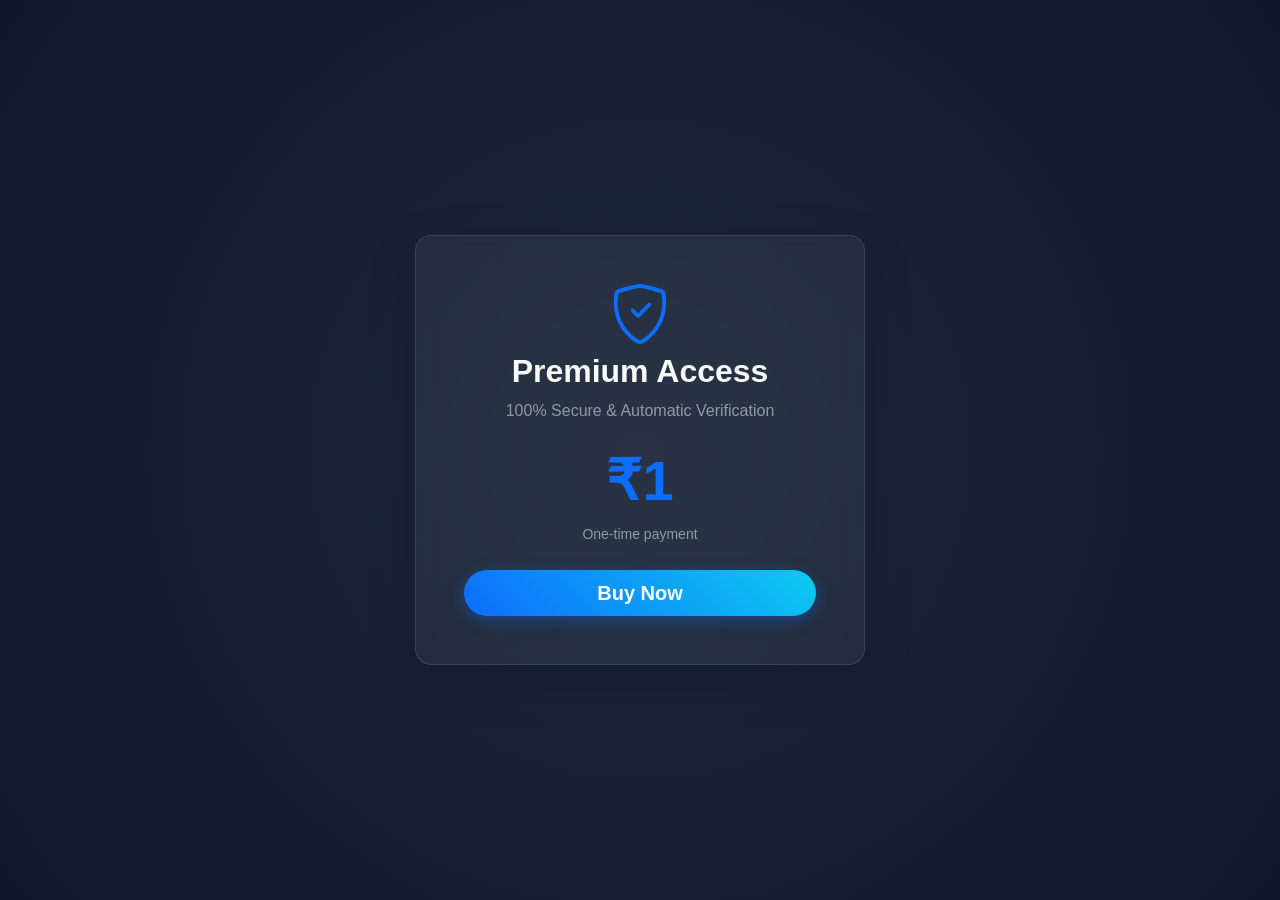
<file: index.html>
<!DOCTYPE html>
<html lang="en">
<head>
    <meta charset="UTF-8">
    <meta name="viewport" content="width=device-width, initial-scale=1.0">
    <title>Auto Payment System</title>
    <link href="https://cdn.jsdelivr.net/npm/bootstrap@5.3.0/dist/css/bootstrap.min.css" rel="stylesheet">
    <link rel="stylesheet" href="style.css">
</head>
<body class="bg-dark text-light d-flex align-items-center justify-content-center vh-100">
    <div class="container text-center glass-card p-5 rounded-4 shadow-lg" style="max-width: 450px;">
        <div class="mb-4">
            <svg xmlns="http://www.w3.org/2000/svg" width="60" height="60" fill="#0d6efd" class="bi bi-shield-check mb-2" viewBox="0 0 16 16">
                <path d="M5.338 1.59a61.44 61.44 0 0 0-2.837.856.481.481 0 0 0-.328.39c-.554 4.157.726 7.19 2.253 9.188a10.725 10.725 0 0 0 2.287 2.233c.346.244.652.42.893.533.12.057.218.095.293.118a.55.55 0 0 0 .101.025.615.615 0 0 0 .1-.025c.076-.023.174-.061.294-.118.24-.113.547-.29.893-.533a10.726 10.726 0 0 0 2.287-2.233c1.527-1.997 2.807-5.031 2.253-9.188a.48.48 0 0 0-.328-.39c-.651-.213-1.75-.56-2.837-.855C9.552 1.29 8.531 1.067 8 1.067c-.53 0-1.552.223-2.662.524zM5.072.56C6.157.265 7.31 0 8 0s1.843.265 2.928.56c1.11.3 2.229.655 2.887.87a1.54 1.54 0 0 1 1.044 1.262c.596 4.477-.787 7.795-2.465 9.99a11.775 11.775 0 0 1-2.517 2.453 7.159 7.159 0 0 1-1.048.625c-.28.132-.581.24-.829.24s-.548-.108-.829-.24a7.158 7.158 0 0 1-1.048-.625 11.777 11.777 0 0 1-2.517-2.453C1.928 10.487.545 7.169 1.141 2.692A1.54 1.54 0 0 1 2.185 1.43 62.456 62.456 0 0 1 5.072.56z"/>
                <path d="M10.854 5.146a.5.5 0 0 1 0 .708l-3 3a.5.5 0 0 1-.708 0l-1.5-1.5a.5.5 0 1 1 .708-.708L7.5 7.793l2.646-2.647a.5.5 0 0 1 .708 0z"/>
            </svg>
            <h2 class="fw-bold">Premium Access</h2>
            <p class="text-white-50">100% Secure & Automatic Verification</p>
        </div>
        <div class="mb-4">
            <h1 class="display-4 fw-bold text-primary">₹1</h1>
            <small class="text-white-50">One-time payment</small>
        </div>
        <a href="payment.html" class="btn btn-primary btn-lg w-100 rounded-pill fw-bold glow-btn">Buy Now</a>
    </div>
</body>
</html>
</file>
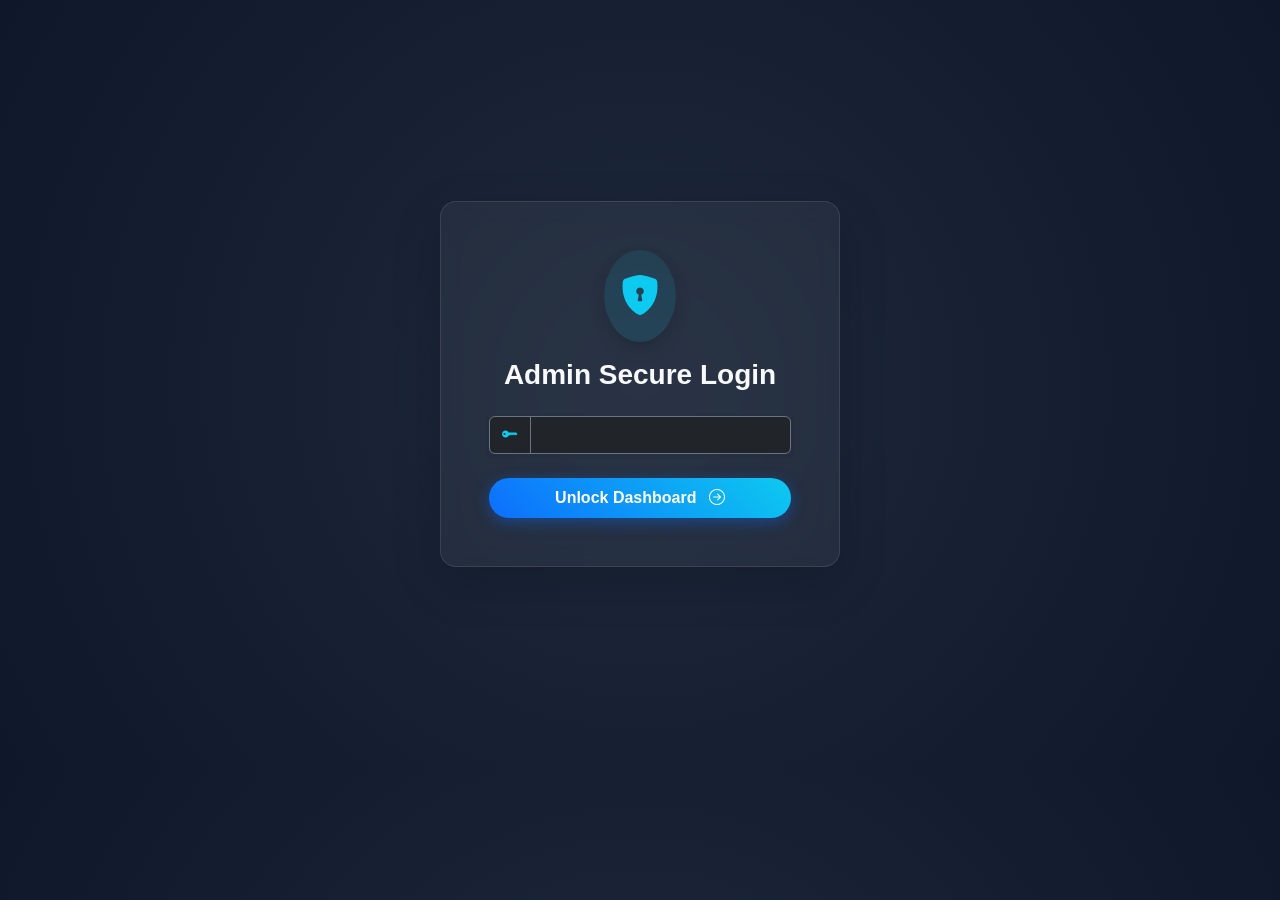
<file: admin.html>
<!DOCTYPE html>
<html lang="en">
<head>
    <meta charset="UTF-8">
    <meta name="viewport" content="width=device-width, initial-scale=1.0">
    <title>Advance Admin Dashboard</title>
    <link href="https://cdn.jsdelivr.net/npm/bootstrap@5.3.0/dist/css/bootstrap.min.css" rel="stylesheet">
    <link rel="stylesheet" href="https://cdn.jsdelivr.net/npm/bootstrap-icons@1.10.5/font/bootstrap-icons.css">
    <link rel="stylesheet" href="style.css">
    <style>
        .stat-card { transition: transform 0.3s ease; }
        .stat-card:hover { transform: translateY(-5px); }
        .table-custom { background: rgba(0,0,0,0.2) !important; border-radius: 10px; }
        .table-custom th { color: #0dcaf0; font-weight: 600; letter-spacing: 1px; }
        .search-box { background: rgba(255,255,255,0.05); border: 1px solid rgba(255,255,255,0.1); color: white; }
        .search-box:focus { background: rgba(255,255,255,0.1); color: white; box-shadow: 0 0 10px rgba(13,202,240,0.5); border-color: #0dcaf0; }
    </style>
</head>
<body class="bg-dark text-light p-3 p-md-4">
    <div id="loginSection" class="container d-flex align-items-center justify-content-center" style="min-height: 80vh;">
        <div class="glass-card p-5 rounded-4 shadow-lg text-center" style="max-width: 400px; width: 100%;">
            <div class="bg-info bg-opacity-10 rounded-circle d-inline-block p-3 mb-3 shadow">
                <i class="bi bi-shield-lock-fill fs-1 text-info"></i>
            </div>
            <h3 class="fw-bold mb-4">Admin Secure Login</h3>
            <div class="input-group mb-4 shadow-sm">
                <span class="input-group-text bg-dark border-secondary text-info"><i class="bi bi-key-fill"></i></span>
                <input type="password" id="adminPassword" class="form-control bg-dark text-light border-secondary text-center" placeholder="Enter Password">
            </div>
            <button onclick="checkPassword()" class="btn btn-info w-100 rounded-pill fw-bold glow-btn text-white py-2">
                Unlock Dashboard <i class="bi bi-arrow-right-circle ms-2"></i>
            </button>
        </div>
    </div>
    <div id="dashboardSection" class="container-fluid" style="display: none; max-width: 1200px;">
        <div class="d-flex flex-wrap justify-content-between align-items-center mb-4 pb-3 border-bottom border-secondary">
            <div>
                <h2 class="fw-bold text-info m-0"><i class="bi bi-grid-1x2-fill me-2"></i>Business Overview</h2>
                <small class="text-white-50">Real-time automatic payment verification system</small>
            </div>
            <div class="mt-3 mt-md-0 d-flex gap-2">
                <button onclick="location.reload()" class="btn btn-outline-light btn-sm rounded-pill px-3 shadow-sm"><i class="bi bi-arrow-clockwise me-1"></i> Refresh</button>
                <button onclick="logout()" class="btn btn-outline-danger btn-sm rounded-pill px-3 shadow-sm"><i class="bi bi-box-arrow-right me-1"></i> Logout</button>
            </div>
        </div>
        <div class="row mb-4 g-3">
            <div class="col-md-6 col-lg-4">
                <div class="glass-card p-4 rounded-4 shadow-sm stat-card border-success border-start border-5 h-100 position-relative overflow-hidden">
                    <i class="bi bi-wallet2 position-absolute text-success opacity-25" style="font-size: 5rem; right: -10px; bottom: -20px;"></i>
                    <h5 class="text-white-50 mb-1">Total Revenue</h5>
                    <h1 class="text-success fw-bold display-5 m-0" id="totalRevenue">₹0.00</h1>
                </div>
            </div>
            <div class="col-md-6 col-lg-4">
                <div class="glass-card p-4 rounded-4 shadow-sm stat-card border-info border-start border-5 h-100 position-relative overflow-hidden">
                    <i class="bi bi-check-circle position-absolute text-info opacity-25" style="font-size: 5rem; right: -10px; bottom: -20px;"></i>
                    <h5 class="text-white-50 mb-1">Verified Payments</h5>
                    <h1 class="text-info fw-bold display-5 m-0" id="totalCount">0</h1>
                </div>
            </div>
            <div class="col-md-12 col-lg-4">
                <div class="glass-card p-4 rounded-4 shadow-sm h-100 d-flex flex-column justify-content-center align-items-center bg-info bg-opacity-10 border border-info border-opacity-25">
                    <div class="spinner-grow text-success mb-2" role="status" style="width: 2rem; height: 2rem;"></div>
                    <h5 class="fw-bold text-light m-0">System Live</h5>
                    <small class="text-white-50">Monitoring Emails...</small>
                </div>
            </div>
        </div>
        <div class="glass-card p-3 rounded-4 mb-4 d-flex flex-wrap justify-content-between align-items-center gap-3">
            <div class="input-group" style="max-width: 400px;">
                <span class="input-group-text bg-transparent border-secondary text-info"><i class="bi bi-search"></i></span>
                <input type="text" id="searchInput" onkeyup="filterTable()" class="form-control search-box" placeholder="Search by Txn ID or Amount...">
            </div>
            <button onclick="exportToCSV()" class="btn btn-success rounded-pill px-4 fw-bold shadow-sm glow-btn"><i class="bi bi-file-earmark-excel-fill me-2"></i> Export to CSV</button>
        </div>
        <div class="glass-card p-4 rounded-4 shadow-lg overflow-hidden">
            <h5 class="mb-3 text-info fw-bold"><i class="bi bi-list-columns-reverse me-2"></i>Recent Transactions</h5>
            <div class="table-responsive" style="max-height: 500px;">
                <table class="table table-dark table-hover align-middle table-custom m-0">
                    <thead style="position: sticky; top: 0; z-index: 1; background: #1a2235;">
                        <tr>
                            <th class="py-3">#</th>
                            <th class="py-3">Amount</th>
                            <th class="py-3">Transaction ID</th>
                            <th class="py-3">Date & Time</th>
                            <th class="py-3 text-center">Status</th>
                        </tr>
                    </thead>
                    <tbody id="transactionBody">
                        <tr>
                            <td colspan="5" class="text-center py-5">
                                <div class="spinner-border text-info" role="status"></div>
                                <p class="mt-3 text-white-50 mb-0 fw-bold">Syncing with Database...</p>
                            </td>
                        </tr>
                    </tbody>
                </table>
            </div>
        </div>
    </div>
    <script src="admin.js"></script>
</body>
</html>
</file>
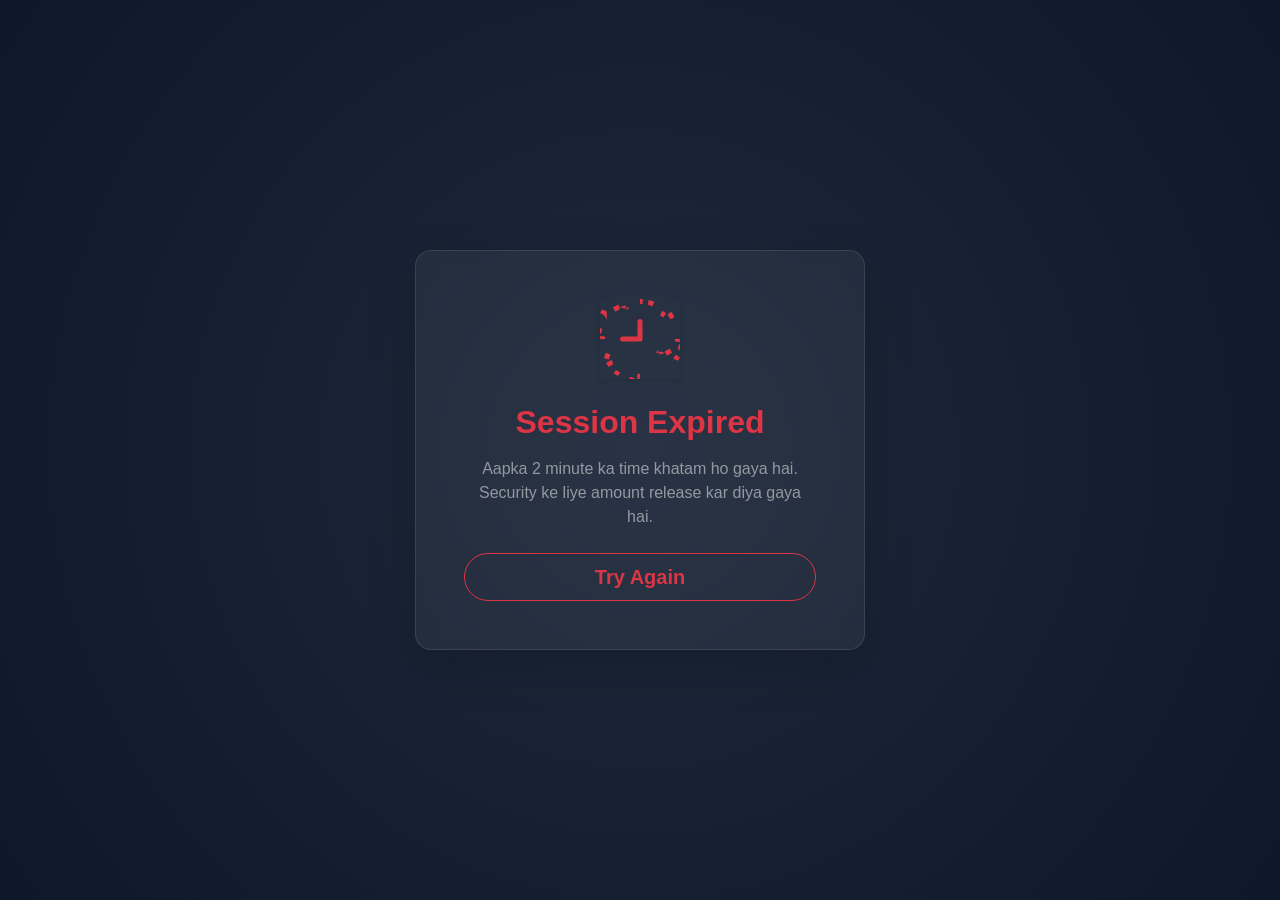
<file: expired.html>
<!DOCTYPE html>
<html lang="en">
<head>
    <meta charset="UTF-8">
    <meta name="viewport" content="width=device-width, initial-scale=1.0">
    <title>Session Expired</title>
    <link href="https://cdn.jsdelivr.net/npm/bootstrap@5.3.0/dist/css/bootstrap.min.css" rel="stylesheet">
    <link rel="stylesheet" href="style.css">
</head>
<body class="bg-dark text-light d-flex align-items-center justify-content-center vh-100">
    <div class="container text-center glass-card p-5 rounded-4 shadow-lg" style="max-width: 450px;">
        <svg xmlns="http://www.w3.org/2000/svg" width="80" height="80" fill="#dc3545" class="bi bi-clock-history mb-4 shadow-sm" viewBox="0 0 16 16">
            <path d="M8.515 1.019A7 7 0 0 0 8 1V0a8 8 0 0 1 .589.022l-.074.997zm2.004.45a7.003 7.003 0 0 0-.985-.299l.219-.976c.383.086.757.205 1.126.353l-.36.922zm1.92.89c.273.15.534.32.78.508l-.547.836a6.04 6.04 0 0 0-.672-.438l.44-.896zm1.53 1.53a7.002 7.002 0 0 0-.508-.78l.836-.547c.231.353.435.727.608 1.116l-.922.361zM15.978 8a8.002 8.002 0 0 1-.022.589l-.997-.074a7.002 7.002 0 0 0 .022-.515h1zm-.45 2.004a7.003 7.003 0 0 0 .299-.985l.976.219a8.003 8.003 0 0 1-.353 1.126l-.922-.36zm-.89 1.92a7.002 7.002 0 0 0 .508-.78l.836.547a8.003 8.003 0 0 1-.438.672l-.896-.44zm-1.53-1.53a7.003 7.003 0 0 0 .78-.508l.547.836a8.002 8.002 0 0 1-1.116.608l-.361-.922zm-2.004.45a7.003 7.003 0 0 0 .985-.299l.976.219a8.005 8.005 0 0 1-1.126.353l-.36-.922zM8 15.978a8.002 8.002 0 0 1-.589-.022l.074-.997c.168.012.34.018.515.018v1zm-2.004-.45a7.003 7.003 0 0 0 .985.299l-.219.976a8.005 8.005 0 0 1-1.126-.353l.36-.922zm-1.92-.89a7.002 7.002 0 0 0-.508.78l-.836-.547a8.003 8.003 0 0 1 .438-.672l.896.44zm-1.53-1.53a7.003 7.003 0 0 0-.78.508l-.547-.836a8.002 8.002 0 0 1 1.116-.608l.361.922zm-.45-2.004a7.003 7.003 0 0 0-.299.985l-.976-.219a8.003 8.003 0 0 1 .353-1.126l.922.36zM.022 8a8.002 8.002 0 0 1 .022-.589l.997.074c-.012.168-.018.34-.018.515h-1zM.472 5.996a7.003 7.003 0 0 0-.299.985l-.976-.219a8.003 8.003 0 0 1 .353-1.126l.922.36zm.89-1.92a7.002 7.002 0 0 0-.508-.78l-.836-.547a8.003 8.003 0 0 1 .438-.672l.896.44zM3.89 2.04a7.003 7.003 0 0 0-.78.508l-.547-.836a8.002 8.002 0 0 1 1.116-.608l.361.922zm2.004-.45a7.003 7.003 0 0 0-.985.299l-.976-.219a8.005 8.005 0 0 1 1.126-.353l.36.922z"/>
            <path d="M8.5 4.5a.5.5 0 0 0-1 0v3h-3a.5.5 0 0 0 0 1h3.5a.5.5 0 0 0 .5-.5v-4z"/>
        </svg>
        <h2 class="fw-bold text-danger mb-3">Session Expired</h2>
        <p class="text-white-50 mb-4">Aapka 2 minute ka time khatam ho gaya hai. Security ke liye amount release kar diya gaya hai.</p>
        <a href="index.html" class="btn btn-outline-danger btn-lg w-100 rounded-pill fw-bold">Try Again</a>
    </div>
</body>
</html>
</file>
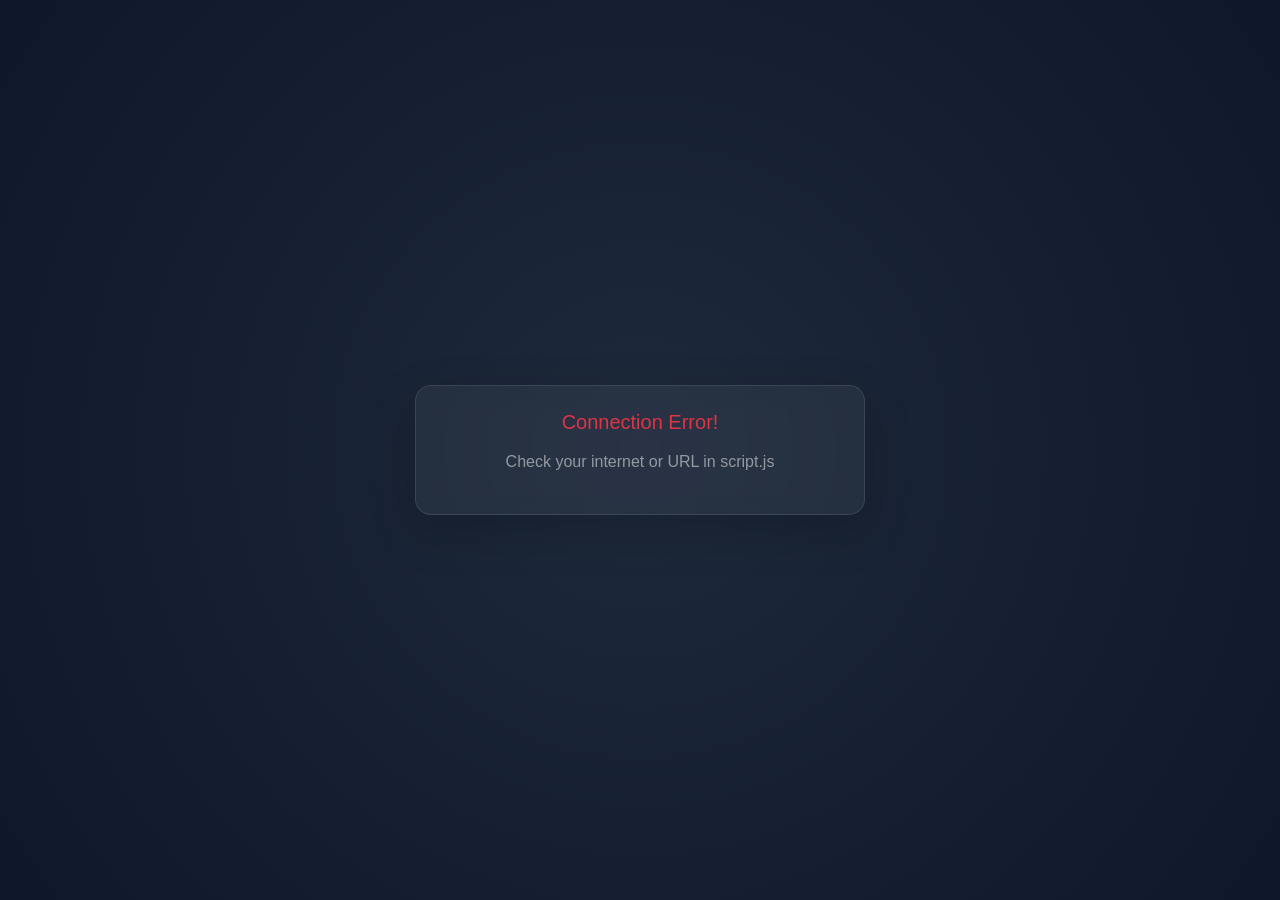
<file: payment.html>
<!DOCTYPE html>
<html lang="en">
<head>
    <meta charset="UTF-8">
    <meta name="viewport" content="width=device-width, initial-scale=1.0">
    <title>Secure Payment</title>
    <link href="https://cdn.jsdelivr.net/npm/bootstrap@5.3.0/dist/css/bootstrap.min.css" rel="stylesheet">
    <link rel="stylesheet" href="style.css">
</head>
<body class="bg-dark text-light d-flex align-items-center justify-content-center min-vh-100">
    <div class="container text-center glass-card p-4 rounded-4 shadow-lg" style="max-width: 450px;">
        
        <div id="loadingSection">
            <h4 class="mb-3">Generating Secure Payment...</h4>
            <div class="spinner-border text-info mb-3" role="status">
                <span class="visually-hidden">Loading...</span>
            </div>
            <p class="text-white-50">Please wait, connecting to server.</p>
        </div>

        <div id="paymentSection" style="display: none;">
            <h4 class="fw-bold mb-1">Scan & Pay Exact Amount</h4>
            <p class="text-warning small mb-3">Pay exactly the amount below for auto-verification.</p>

            <img src="qr.png" alt="PhonePe QR" class="qr-code mb-3 img-fluid">

            <div class="bg-dark rounded-3 p-3 mb-3 border border-secondary shadow-inner">
                <span class="text-white-50 d-block mb-1">Amount to Pay</span>
                <h1 class="display-3 fw-bold text-success mb-0" id="payAmount">₹0.00</h1>
            </div>

            <div class="d-flex justify-content-between mb-3 px-2 text-white-50 small">
                <span>UPI ID: <strong id="upiIdDisplay" class="text-white">loading...</strong></span>
                <span>Time Left: <strong id="timerDisplay" class="text-danger fs-5">02:00</strong></span>
            </div>

            <div class="alert alert-info py-2 fw-bold" id="statusMessage">Waiting for payment...</div>
            <a href="index.html" class="btn btn-outline-secondary btn-sm mt-2">Cancel Transaction</a>
        </div>
    </div>
    <script src="script.js"></script>
</body>
</html>
</file>
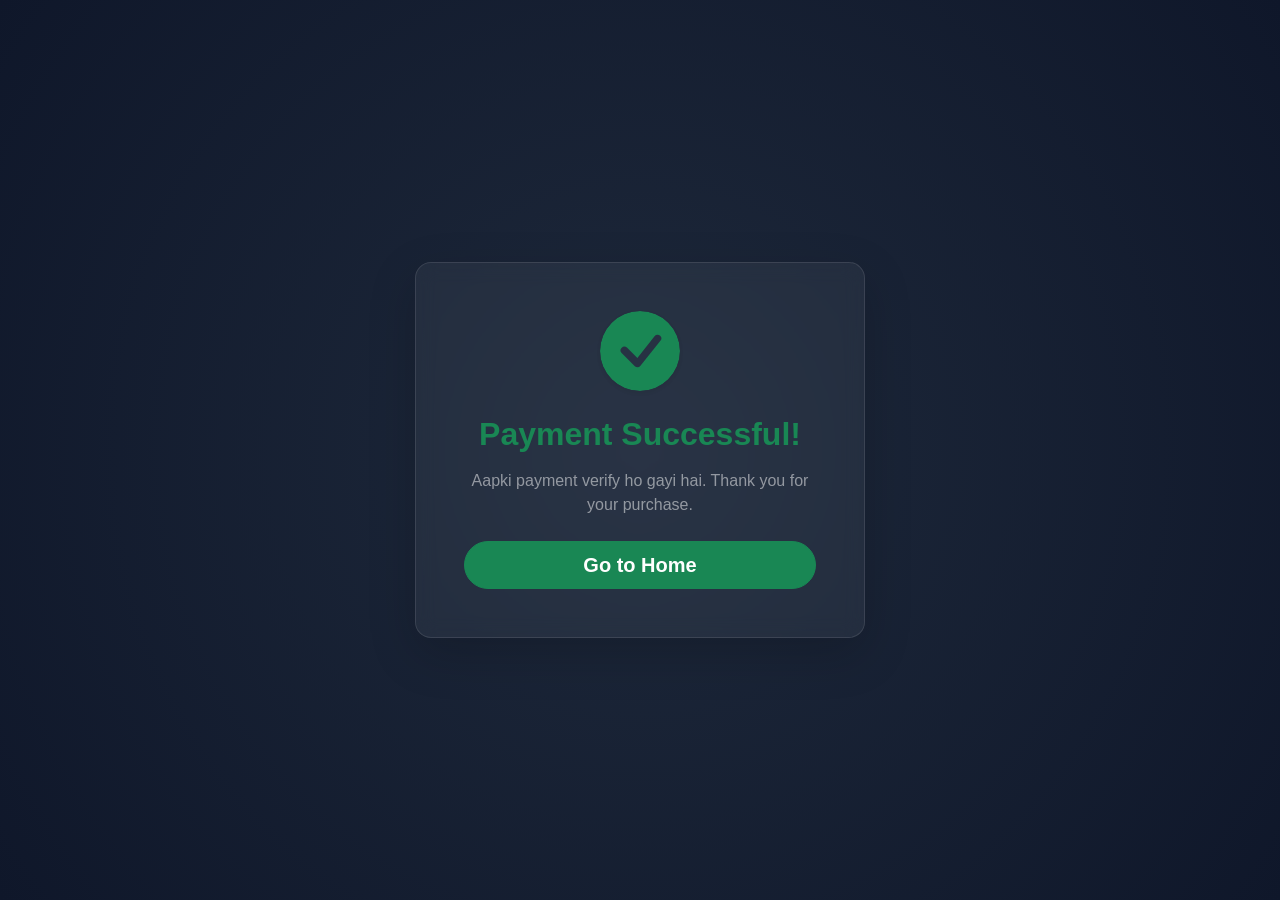
<file: success.html>
<!DOCTYPE html>
<html lang="en">
<head>
    <meta charset="UTF-8">
    <meta name="viewport" content="width=device-width, initial-scale=1.0">
    <title>Payment Successful</title>
    <link href="https://cdn.jsdelivr.net/npm/bootstrap@5.3.0/dist/css/bootstrap.min.css" rel="stylesheet">
    <link rel="stylesheet" href="style.css">
</head>
<body class="bg-dark text-light d-flex align-items-center justify-content-center vh-100">
    <div class="container text-center glass-card p-5 rounded-4 shadow-lg" style="max-width: 450px;">
        <svg xmlns="http://www.w3.org/2000/svg" width="80" height="80" fill="#198754" class="bi bi-check-circle-fill mb-4 shadow-sm rounded-circle" viewBox="0 0 16 16">
            <path d="M16 8A8 8 0 1 1 0 8a8 8 0 0 1 16 0zm-3.97-3.03a.75.75 0 0 0-1.08.022L7.477 9.417 5.384 7.323a.75.75 0 0 0-1.06 1.06L6.97 11.03a.75.75 0 0 0 1.079-.02l3.992-4.99a.75.75 0 0 0-.01-1.05z"/>
        </svg>
        <h2 class="fw-bold text-success mb-3">Payment Successful!</h2>
        <p class="text-white-50 mb-4">Aapki payment verify ho gayi hai. Thank you for your purchase.</p>
        <a href="index.html" class="btn btn-success btn-lg w-100 rounded-pill fw-bold">Go to Home</a>
    </div>
</body>
</html>
</file>
<file: style.css>
/* ==========================================
   GLOBAL STYLES
   ========================================== */
body {
    background-color: #0f172a; 
    background-image: radial-gradient(circle at center, #1e293b 0%, #0f172a 100%);
    font-family: 'Segoe UI', Tahoma, Geneva, Verdana, sans-serif;
    color: #ffffff;
}

/* ==========================================
   GLASSMORPHISM CARD
   ========================================== */
.glass-card {
    background: rgba(255, 255, 255, 0.05);
    backdrop-filter: blur(10px);
    -webkit-backdrop-filter: blur(10px);
    border: 1px solid rgba(255, 255, 255, 0.1);
    box-shadow: 0 8px 32px 0 rgba(0, 0, 0, 0.37);
}

/* ==========================================
   GLOWING BUTTON
   ========================================== */
.glow-btn {
    background: linear-gradient(45deg, #0d6efd, #0dcaf0);
    border: none;
    transition: all 0.3s ease;
    box-shadow: 0 4px 15px rgba(13, 110, 253, 0.4);
}

.glow-btn:hover {
    transform: translateY(-2px); 
    box-shadow: 0 8px 25px rgba(13, 110, 253, 0.6); 
    background: linear-gradient(45deg, #0b5ed7, #0bacce);
}

/* ==========================================
   QR CODE IMAGE
   ========================================== */
.qr-code {
    border: 10px solid white;
    border-radius: 15px;
    max-width: 250px; 
    margin: 0 auto;
}

/* ==========================================
   LOADING ANIMATION
   ========================================== */
.spinner-border {
    width: 3rem;
    height: 3rem;
    color: #0dcaf0;
}
</file>
